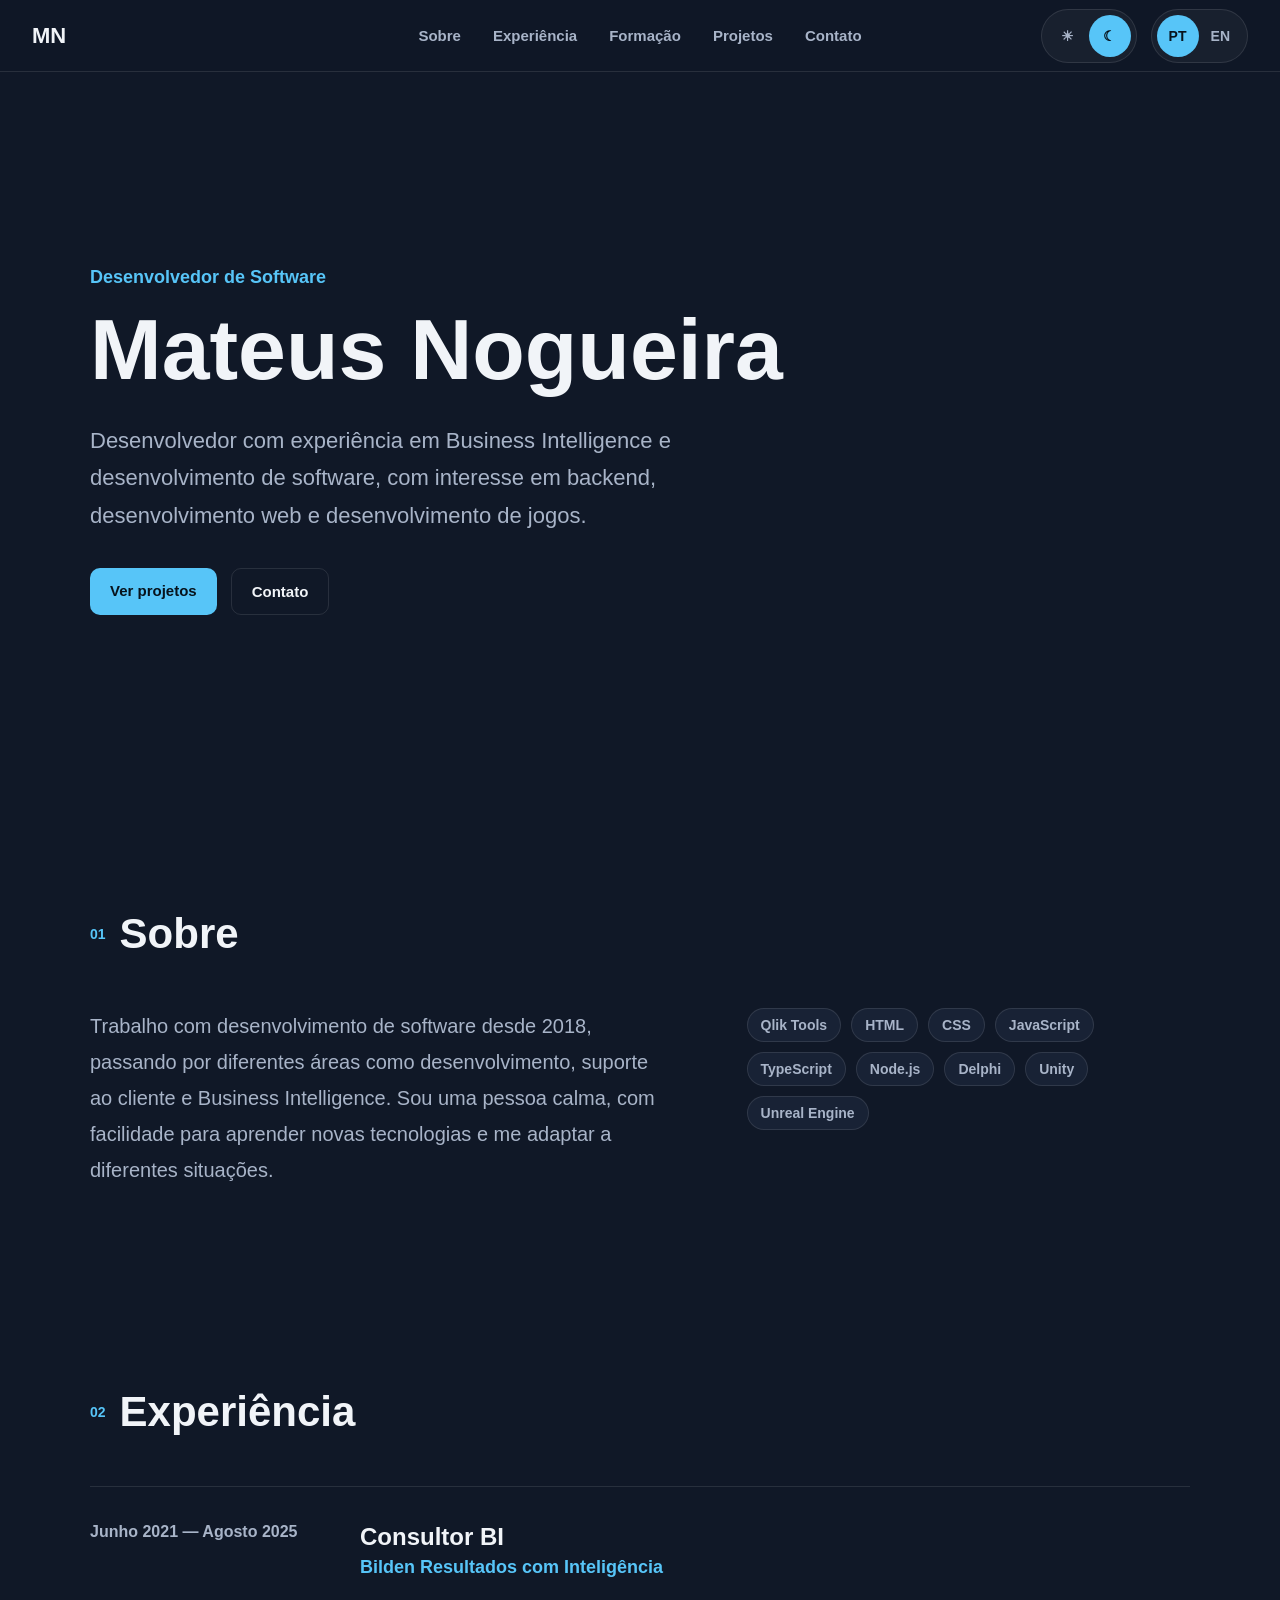
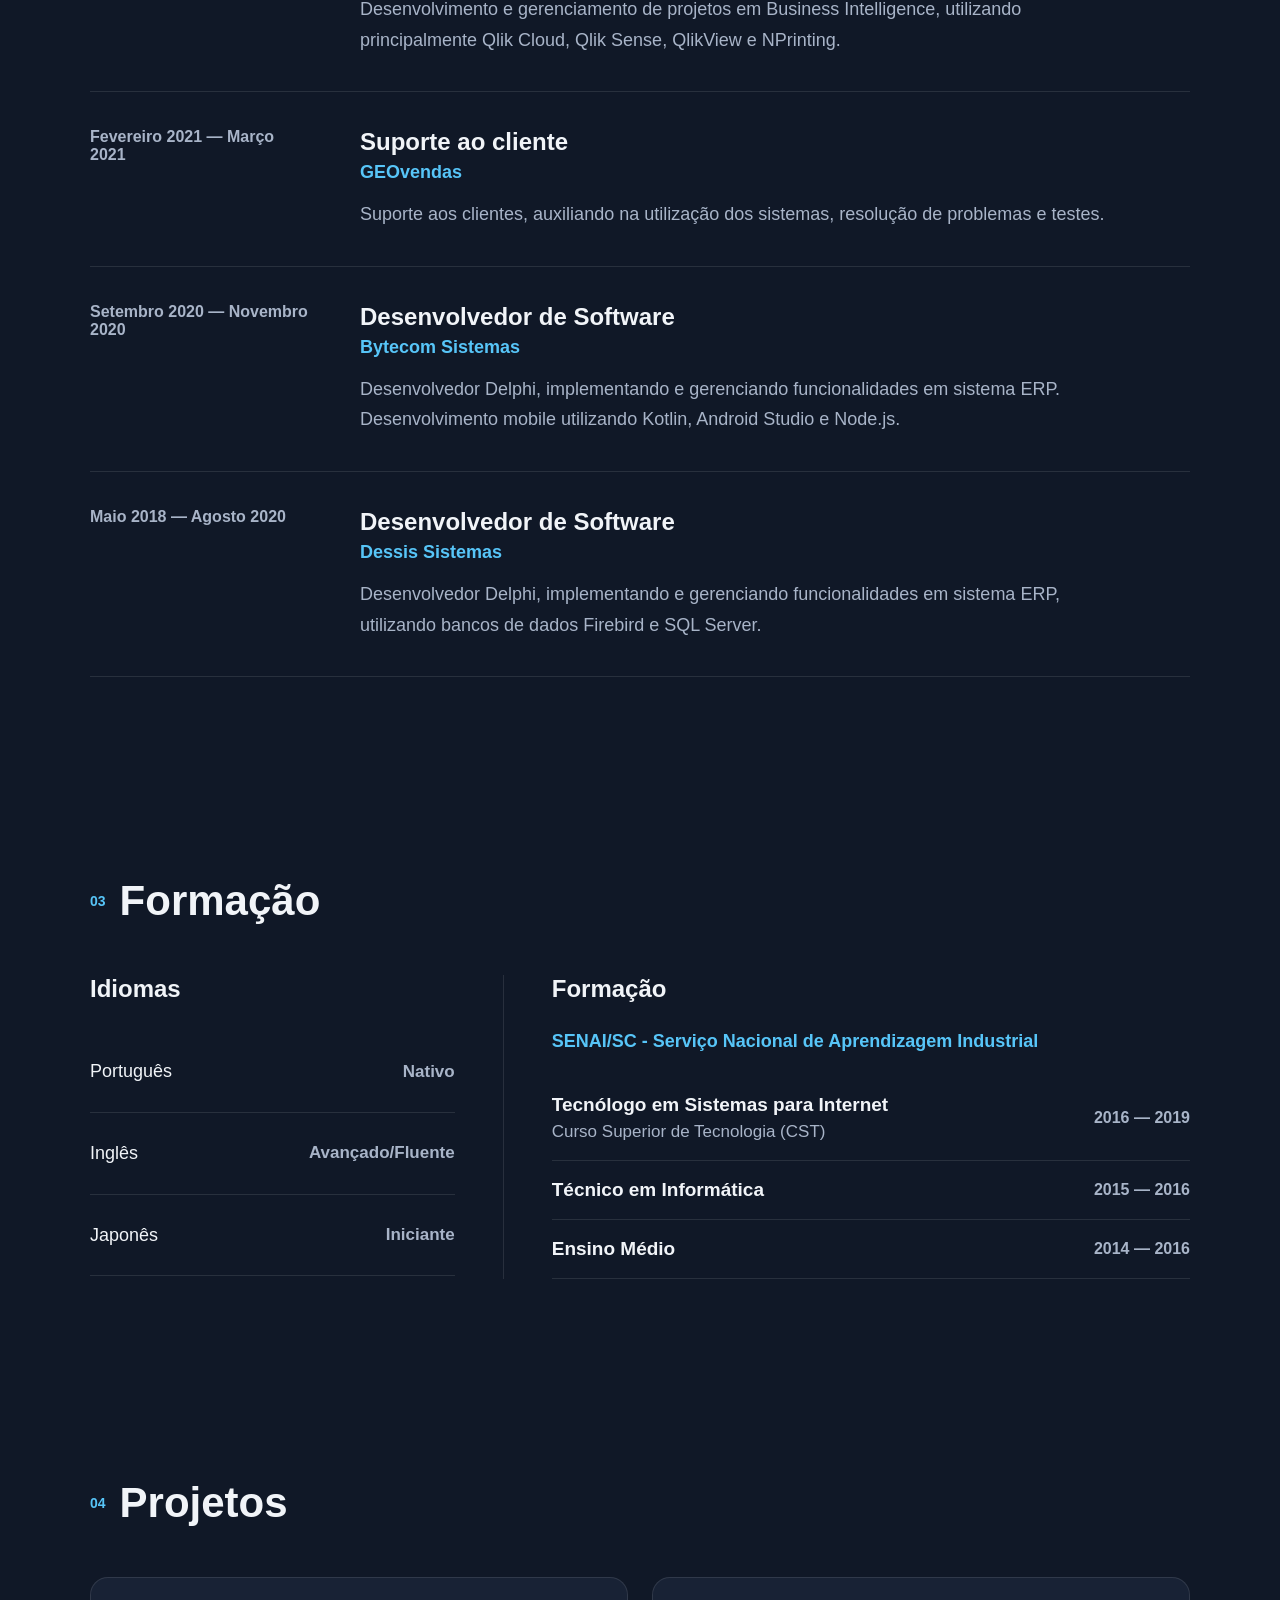
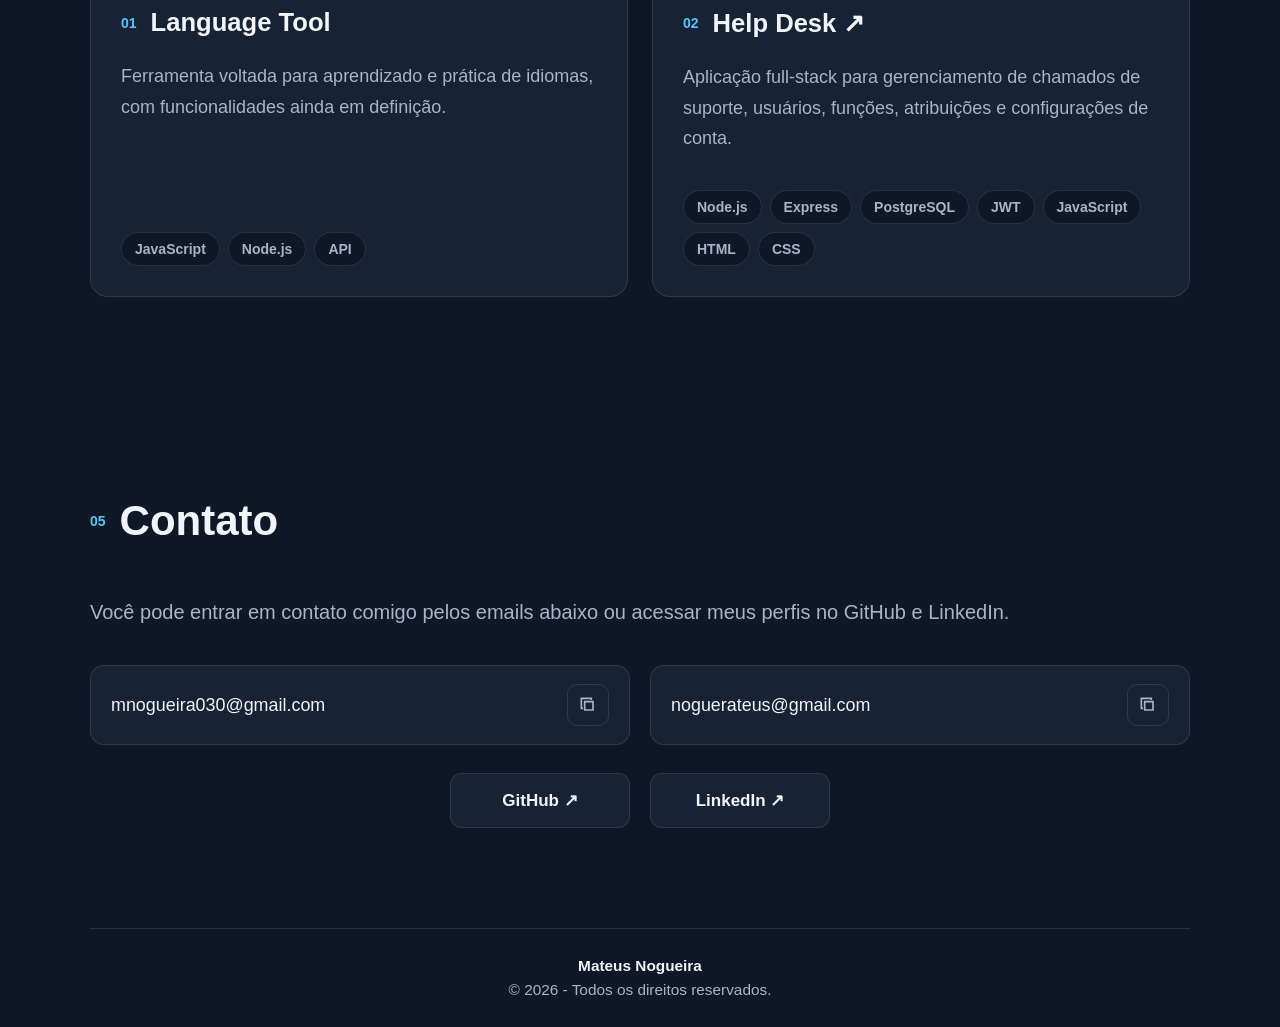
<file: index.html>
<!DOCTYPE html>
<html lang="pt-BR">
<head>
    <meta charset="UTF-8">
    <meta name="viewport" content="width=device-width, initial-scale=1.0">
    <link rel="stylesheet" href="css/main.css">
    <title data-i18n="site.title"></title>
</head>

<body>
    <header class="Header">
        <a class="Logo" href="#home">MN</a>

        <nav class="HeaderNav" aria-label="Navegação principal">
            <a href="#about" data-i18n="header.about"></a>
            <a href="#experience" data-i18n="header.experience"></a>
            <a href="#education" data-i18n="header.education"></a>
            <a href="#projects" data-i18n="header.projects"></a>
            <a href="#contact" data-i18n="header.contact"></a>
        </nav>

        <div class="HeaderControls">
            <div class="ControlGroup">
                <button type="button" class="ControlButton ThemeButton" data-theme="light" aria-label="Usar tema claro"> ☀ </button>
                <button type="button" class="ControlButton ThemeButton" data-theme="dark" aria-label="Usar tema escuro"> ☾ </button>
            </div>

            <div class="ControlGroup">
                <button type="button" class="ControlButton LanguageButton" data-language="ptbr"> PT </button>
                <button type="button" class="ControlButton LanguageButton" data-language="en"> EN </button>
            </div>

        </div>

    </header>

    <main>
        <section id="home" class="HeroSection">
            <p class="HeroRole" data-i18n="hero.role"></p>

            <h1>Mateus Nogueira</h1>

            <p class="HeroDescription" data-i18n="hero.description"></p>
            
            <div class="HeroActions">
                <a class="PrimaryButton" href="#projects" data-i18n="hero.projects"></a>
                <a class="SecondaryButton" href="#contact" data-i18n="hero.contact"></a>
            </div>

        </section>

        <section id="about" class="ContentSection">
            <div class="SectionTitle">
                <span>01</span>
                <h2 data-i18n="sections.about"></h2>
            </div>

            <div class="AboutContent">
                <p class="AboutDescription" data-i18n="about.description"></p>

                <div class="Technologies">
                    <span>Qlik Tools</span>
                    <span>HTML</span>
                    <span>CSS</span>
                    <span>JavaScript</span>
                    <span>TypeScript</span>
                    <span>Node.js</span>
                    <span>Delphi</span>
                    <span>Unity</span>
                    <span>Unreal Engine</span>
                </div>

            </div>

        </section>

        <section id="experience" class="ContentSection">
            <div class="SectionTitle">
                <span>02</span>
                <h2 data-i18n="sections.experience"></h2>
            </div>

            <div class="ExperienceList">
                <article class="ExperienceItem">
                    <div class="ExperiencePeriod">
                        <span data-i18n="experience.bilden.period"></span>
                    </div>

                    <div class="ExperienceContent">
                        <h3 data-i18n="experience.bilden.role"></h3>
                        <p class="ExperienceCompany" data-i18n="experience.bilden.company"></p>
                        <p class="ExperienceDescription" data-i18n="experience.bilden.description"></p>
                    </div>

                </article>

                <article class="ExperienceItem">
                    <div class="ExperiencePeriod">
                        <span data-i18n="experience.geovendas.period"></span>
                    </div>

                    <div class="ExperienceContent">
                        <h3 data-i18n="experience.geovendas.role"></h3>
                        <p class="ExperienceCompany" data-i18n="experience.geovendas.company"></p>
                        <p class="ExperienceDescription" data-i18n="experience.geovendas.description"></p>
                    </div>

                </article>

                <article class="ExperienceItem">
                    <div class="ExperiencePeriod">
                        <span data-i18n="experience.bytecom.period"></span>
                    </div>

                    <div class="ExperienceContent">
                        <h3 data-i18n="experience.bytecom.role"></h3>
                        <p class="ExperienceCompany" data-i18n="experience.bytecom.company"></p>
                        <p class="ExperienceDescription" data-i18n="experience.bytecom.description"></p>
                    </div>

                </article>

                <article class="ExperienceItem">
                    <div class="ExperiencePeriod">
                        <span data-i18n="experience.dessis.period"></span>
                    </div>

                    <div class="ExperienceContent">
                        <h3 data-i18n="experience.dessis.role"></h3>
                        <p class="ExperienceCompany" data-i18n="experience.dessis.company"></p>
                        <p class="ExperienceDescription" data-i18n="experience.dessis.description"></p>
                    </div>

                </article>

            </div>

        </section>

        <section id="education" class="ContentSection">
            <div class="SectionTitle">
                <span>03</span> 
                <h2 data-i18n="sections.education"></h2>
            </div>

            <div class="EducationGrid">
                <div class="LanguagesColumn">
                    <h3 data-i18n="education.languages.title"></h3>

                    <div class="LanguageRow">
                        <span data-i18n="education.languages.portuguese"></span>
                        <strong data-i18n="education.languages.native"></strong>
                    </div>

                    <div class="LanguageRow">
                        <span data-i18n="education.languages.english"></span>
                        <strong data-i18n="education.languages.fluent"></strong>
                    </div>

                    <div class="LanguageRow">
                        <span data-i18n="education.languages.japanese"></span>
                        <strong data-i18n="education.languages.beginner"></strong>
                    </div>

                </div>

                <div class="EducationSeparator"></div>

                <div class="StudiesColumn">
                    <h3 data-i18n="education.academic.title"></h3>
                    <p class="SchoolName">SENAI/SC - Serviço Nacional de Aprendizagem Industrial</p>

                    <div class="StudyRow">
                        <div>
                            <h4 data-i18n="education.academic.degree"></h4>
                            <p data-i18n="education.academic.degree.description"></p>
                        </div>
                        <span>2016 — 2019</span>
                    </div>

                    <div class="StudyRow">
                        <div>
                            <h4 data-i18n="education.academic.technical"></h4>
                        </div>
                        <span>2015 — 2016</span>
                    </div>

                    <div class="StudyRow">
                        <div>
                            <h4 data-i18n="education.academic.highschool"></h4>
                        </div>
                        <span>2014 — 2016</span>
                    </div>

                </div>

            </div>

        </section>

        <section id="projects" class="ContentSection">
            <div class="SectionTitle">
                <span>04</span>
                <h2 data-i18n="sections.projects"></h2>
            </div>

            <div class="ProjectsGrid">
                <article class="ProjectCard">
                    <div class="ProjectHeader">
                        <span class="ProjectNumber">01</span>
                        <h3>Language Tool</h3>
                    </div>

                    <p class="ProjectDescription" data-i18n="projects.languageTool.description"></p>

                    <div class="ProjectTags">
                        <span>JavaScript</span>
                        <span>Node.js</span>
                        <span>API</span>
                    </div>

                </article>

                <a class="ProjectCard ProjectCardLink" href="https://github.com/MateusNoguera/help-desk" target="_blank" rel="noopener noreferrer">
                    <div class="ProjectHeader">
                        <span class="ProjectNumber">02</span>
                        <h3>Help Desk ↗</h3>
                    </div>

                    <p class="ProjectDescription" data-i18n="projects.helpDesk.description"></p>

                    <div class="ProjectTags">
                        <span>Node.js</span>
                        <span>Express</span>
                        <span>PostgreSQL</span>
                        <span>JWT</span>
                        <span>JavaScript</span>
                        <span>HTML</span>
                        <span>CSS</span>
                    </div>

                </a>

            </div>

        </section>

        <section id="contact" class="ContentSection">
            <div class="SectionTitle">
                <span>05</span>
                <h2 data-i18n="sections.contact"></h2>
            </div>

            <p class="ContactDescription" data-i18n="contact.description"></p>

            <div class="ContactEmails">
                <div class="EmailCard">
                    <p class="EmailAddress">mnogueira030@gmail.com</p>

                    <button type="button" class="CopyButton" data-i18n-aria-label="contact.copyEmail" aria-label="Copiar email">
                        <svg class="CopyIcon" viewBox="0 0 24 24" aria-hidden="true">
                            <path d="M8 8h10v10H8z" fill="none" stroke="currentColor" stroke-width="2"></path>
                            <path d="M6 16H4V4h12v2" fill="none" stroke="currentColor" stroke-width="2"></path>
                        </svg>
                    </button>
                </div>

                <div class="EmailCard">
                    <p class="EmailAddress">noguerateus@gmail.com</p>

                    <button type="button" class="CopyButton" data-i18n-aria-label="contact.copyEmail" aria-label="Copiar email">
                        <svg class="CopyIcon" viewBox="0 0 24 24" aria-hidden="true">
                            <path d="M8 8h10v10H8z" fill="none" stroke="currentColor" stroke-width="2"></path>
                            <path d="M6 16H4V4h12v2" fill="none" stroke="currentColor" stroke-width="2"></path>
                        </svg>
                    </button>
                </div>
            </div>

            <div class="ContactLinks">
                <a class="ContactLinkCard" href="https://github.com/MateusNoguera" target="_blank" rel="noopener noreferrer">
                    GitHub ↗
                </a>

                <a class="ContactLinkCard" href="https://www.linkedin.com/in/mateus-nogueira-b3b5a614b/" target="_blank" rel="noopener noreferrer">
                    LinkedIn ↗
                </a>
            </div>
        </section>

    </main>

    <footer class="Footer">
        <p class="FooterName">Mateus Nogueira</p>
        <p data-i18n="footer.rights"></p>
    </footer>

    <script src="js/functions.js"></script>
</body>
</html>
</file>
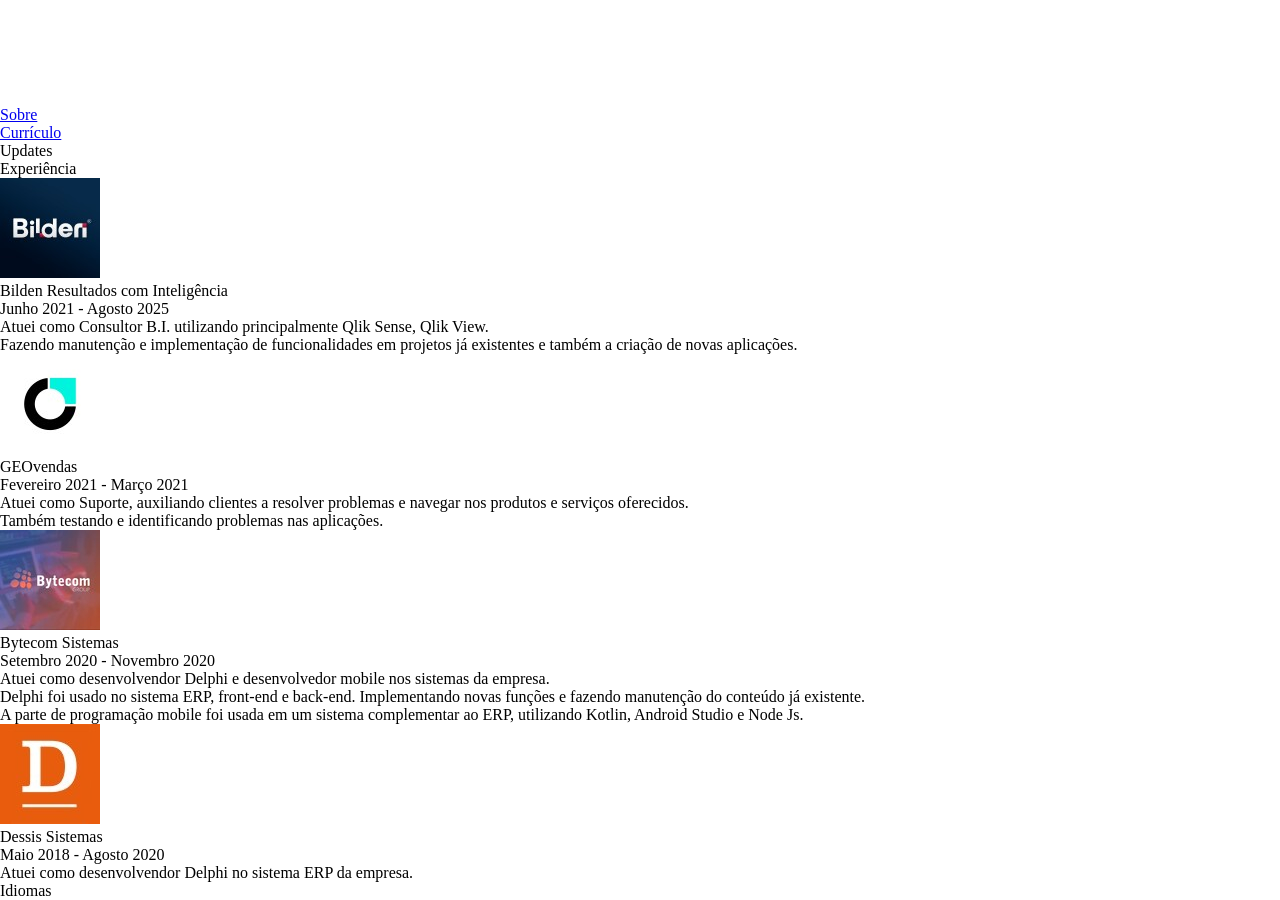
<file: Resume.html>
<!DOCTYPE html>
<html lang="en">
<head>
    <meta charset="UTF-8">
    <meta name="viewport" content="width=device-width, initial-scale=1.0">
    <link rel="stylesheet" href="src/css/Main.css">
    <title>Currículo</title>
</head>
<body class="ResumeBody">
    <div class="Site">
        <div class="stars"></div>
        <div class="shooting-star"></div>
        <div class="shooting-star"></div>
        <div class="shooting-star"></div>
        <div class="shooting-star"></div>
        <div class="shooting-star"></div>
        
        <header class="ResumeHeader">
            <div class="ResumeMenu">
                <!-- Somente em TESTES usar o nome do arquivo.HTML -->
                <!-- Em PRD usar ./ para o index e ./Nome para os demais -->
                <div class="IndexTxtMenu"> <a href="./"> Sobre </a> </div>
                <div class="IndexTxtMenu"> <a href="./Resume.html"> Currículo </a> </div>
                <div class="IndexTxtMenu"> <a> Updates </a> </div>
            </div>
        </header>

        <main class="ResumeMain">
            <div class="ResumeTitle-P"> <p> Experiência </p> </div>
            <div class="ResumeBildenContainer">
                <div class="ImageBilden"> <img src="images/BildenNegociosLogo.jpg" alt="Logo empresa Bilden"></div>
                <div class="TextBilden"> Bilden Resultados com Inteligência <br>
                    Junho 2021 - Agosto 2025
                </div>
            </div>
            <div class="InfoBildenContainer">
                <p> 
                    Atuei como Consultor B.I. utilizando principalmente Qlik Sense, Qlik View. <br>
                    Fazendo manutenção e implementação de funcionalidades em projetos já existentes e também a criação de novas aplicações.
                </p>
            </div>

            <div class="ResumeGEOvendasContainer">
                <div class="ImageGEOvendas"> <img src="images/GEOvendas.jpg" alt="Logo empresa IbTech"> </div>
                <div class="TextGEOvendas"> GEOvendas <br>
                    Fevereiro 2021 - Março 2021
                </div>
            </div>
            <div class="InfoGEOvendasContainer">
                <p>
                    Atuei como Suporte, auxiliando clientes a resolver problemas e navegar nos produtos e serviços oferecidos. <br>
                    Também testando e identificando problemas nas aplicações.
                </p>
            </div>

            <div class="ResumeBytecomContainer">
                <div class="ImageBytecom"> <img src="images/BytecomLogo.jpg" alt="Logo empresa Bytecom sistemas"> </div>
                <div class="TextBytecom"> Bytecom Sistemas <br>
                    Setembro 2020 - Novembro 2020
                </div>
            </div>
            <div class="InfoBytecomContainer">
                <p>
                    Atuei como desenvolvendor Delphi e desenvolvedor mobile nos sistemas da empresa. <br>
                    Delphi foi usado no sistema ERP, front-end e back-end. Implementando novas funções e fazendo manutenção do conteúdo já existente. <br>
                    A parte de programação mobile foi usada em um sistema complementar ao ERP, utilizando Kotlin, Android Studio e Node Js.
                </p>
            </div>

            <div class="ResumeDessisContainer">
                <div class="ImageDessis"> <img src="images/DessisLogo.jpg" alt="Logo empresa Dessis sistemas"> </div>
                <div class="TextDessis"> Dessis Sistemas <br>
                    Maio 2018 - Agosto 2020
                </div>
            </div>
            <div class="InfoDessisContainer">
                <p>
                    Atuei como desenvolvendor Delphi no sistema ERP da empresa. <br>
                </p>
            </div>

            <div class="ResumeTitle-P"> <p> Idiomas </p> </div>

        </main>

    </div>
</body>
</html>
</file>
<file: css/main.css>
:root {
    --background: #101827;
    --header-background: rgba(16, 24, 39, 0.9);

    --surface: #182235;
    --surface-hover: #1e2a40;

    --text: #f1f4f8;
    --text-secondary: #a8b4c8;

    --accent: #57c5f8;

    --border: rgba(255, 255, 255, 0.1);
    --control-background: rgba(255, 255, 255, 0.04);
}

:root[data-theme="light"] {
    --background: #f2f5f9;
    --header-background: rgba(242, 245, 249, 0.9);

    --surface: #ffffff;
    --surface-hover: #e9eef5;

    --text: #172033;
    --text-secondary: #5f6d82;

    --accent: #168bd0;

    --border: rgba(23, 32, 51, 0.12);
    --control-background: rgba(23, 32, 51, 0.04);
}

* {
    box-sizing: border-box;
    margin: 0;
    padding: 0;
}

html {
    scroll-behavior: smooth;
}

body {
    min-height: 100vh;
    color: var(--text);
    background: var(--background);
    font-family: Arial, Helvetica, sans-serif;
    transition:
        color 0.3s ease,
        background-color 0.3s ease;
}

.Header {
    position: fixed;
    top: 0;
    left: 0;
    z-index: 10;

    display: grid;
    grid-template-columns: 1fr auto 1fr;
    align-items: center;

    width: 100%;
    min-height: 72px;
    padding: 0 32px;

    background: var(--header-background);
    border-bottom: 1px solid var(--border);

    backdrop-filter: blur(14px);
}

.Logo {
    justify-self: start;

    color: var(--text);

    font-size: 22px;
    font-weight: 800;

    text-decoration: none;
}

.HeaderNav {
    display: flex;
    align-items: center;
    justify-content: center;

    gap: 32px;
}

.HeaderNav a {
    color: var(--text-secondary);

    font-size: 15px;
    font-weight: 600;

    text-decoration: none;

    transition: color 0.2s ease;
}

.HeaderNav a:hover {
    color: var(--accent);
}

.HeaderControls {
    justify-self: end;

    display: flex;
    align-items: center;

    gap: 14px;
}

.ControlGroup {
    display: flex;
    align-items: center;

    padding: 5px;

    background: var(--control-background);
    border: 1px solid var(--border);
    border-radius: 999px;
}

.ControlButton {
    display: flex;
    align-items: center;
    justify-content: center;

    min-width: 42px;
    height: 42px;
    padding: 0 12px;

    color: var(--text-secondary);
    background: transparent;

    border: none;
    border-radius: 999px;

    font-size: 14px;
    font-weight: 700;

    cursor: pointer;

    transition:
        color 0.2s ease,
        background-color 0.2s ease,
        transform 0.2s ease;
}

.ControlButton:hover {
    color: var(--accent);
    background: rgba(87, 197, 248, 0.1);
}

.ControlButton.IsActive {
    color: #07131c;
    background: var(--accent);
}

.ControlButton.IsActive:hover {
    color: #07131c;
    background: var(--accent);

    transform: scale(1.04);
}

main {
    padding-top: 72px;
}

.HeroSection {
    display: flex;
    flex-direction: column;
    justify-content: center;

    width: min(100% - 48px, 1100px);
    min-height: 82vh;

    margin: 0 auto;
}

.HeroRole {
    margin-bottom: 18px;

    color: var(--accent);

    font-size: clamp(16px, 1.5vw, 18px);
    font-weight: 700;
}

.HeroSection h1 {
    color: var(--text);

    font-size: clamp(48px, 7vw, 86px);
    font-weight: 800;
    line-height: 1;
}

.HeroDescription {
    max-width: 720px;

    margin-top: 30px;

    color: var(--text-secondary);

    font-size: clamp(18px, 2vw, 22px);
    line-height: 1.7;
}

.HeroActions {
    display: flex;

    gap: 14px;

    margin-top: 34px;
}

.PrimaryButton,
.SecondaryButton {
    padding: 14px 20px;

    border-radius: 10px;

    font-size: 15px;
    font-weight: 700;

    text-decoration: none;

    transition:
        border-color 0.2s ease,
        background-color 0.2s ease,
        transform 0.2s ease;
}

.PrimaryButton {
    color: #07131c;
    background: var(--accent);
}

.SecondaryButton {
    color: var(--text);

    background: transparent;
    border: 1px solid var(--border);
}

.PrimaryButton:hover,
.SecondaryButton:hover {
    transform: translateY(-3px);
}

.SecondaryButton:hover {
    border-color: var(--accent);
}

.ContentSection {
    width: min(100% - 48px, 1100px);

    margin: 0 auto;
    padding: 100px 0;

    scroll-margin-top: 90px;
}

.SectionTitle {
    display: flex;
    align-items: center;

    gap: 14px;

    margin-bottom: 50px;
}

.SectionTitle span {
    color: var(--accent);

    font-size: 14px;
    font-weight: 700;
}

.SectionTitle h2 {
    color: var(--text);

    font-size: clamp(30px, 4vw, 42px);
}

.AboutContent {
    display: grid;
    grid-template-columns: 1.3fr 1fr;

    gap: 80px;
}

.AboutDescription {
    color: var(--text-secondary);

    font-size: clamp(17px, 1.7vw, 20px);
    line-height: 1.8;
}

.Technologies {
    display: flex;
    align-content: flex-start;
    flex-wrap: wrap;

    gap: 10px;
}

.Technologies span {
    padding: 8px 13px;

    color: var(--text-secondary);
    background: var(--surface);

    border: 1px solid var(--border);
    border-radius: 999px;

    font-size: 14px;
    font-weight: 600;
}

.ExperienceList {
    border-top: 1px solid var(--border);
}

.ExperienceItem {
    display: grid;
    grid-template-columns: 220px 1fr;
    gap: 50px;
    padding: 36px 0;
    border-bottom: 1px solid var(--border);
}

.ExperiencePeriod {
    color: var(--text-secondary);
    font-size: clamp(14px, 1.3vw, 16px);
    font-weight: 600;
}

.ExperienceContent h3 {
    margin-bottom: 6px;
    color: var(--text);
    font-size: clamp(20px, 2vw, 24px);
    font-weight: 700;
}

.ExperienceCompany {
    margin-bottom: 16px;
    color: var(--accent);
    font-size: clamp(16px, 1.5vw, 18px);
    font-weight: 600;
}

.ExperienceDescription {
    max-width: 750px;
    color: var(--text-secondary);
    font-size: clamp(16px, 1.5vw, 18px);
    line-height: 1.7;
    white-space: pre-line;
}

.EducationGrid {
    display: grid;
    grid-template-columns: 0.8fr 1px 1.4fr;
    gap: 48px;
    align-items: start;
}

.LanguagesColumn h3,
.StudiesColumn h3 {
    margin-bottom: 28px;
    color: var(--text);
    font-size: clamp(20px, 2vw, 24px);
    font-weight: 700;
}

.LanguageRow {
    display: flex;
    align-items: center;
    justify-content: space-between;
    gap: 24px;
    min-height: 81.75px;
    padding: 18px 0;
    border-bottom: 1px solid var(--border);
}

.LanguageRow span {
    color: var(--text);
    font-size: clamp(16px, 1.5vw, 18px);
}

.LanguageRow strong {
    color: var(--text-secondary);
    font-size: clamp(15px, 1.4vw, 17px);
    font-weight: 600;
}

.EducationSeparator {
    width: 1px;
    height: 100%;
    background: var(--border);
}

.SchoolName {
    margin-bottom: 24px;
    color: var(--accent);
    font-size: clamp(16px, 1.5vw, 18px);
    font-weight: 600;
}

.StudyRow {
    display: flex;
    align-items: center;
    justify-content: space-between;
    gap: 24px;
    padding: 18px 0;
    border-bottom: 1px solid var(--border);
}

.StudyRow h4 {
    color: var(--text);
    font-size: clamp(17px, 1.6vw, 19px);
    font-weight: 600;
}

.StudyRow p {
    margin-top: 6px;
    color: var(--text-secondary);
    font-size: clamp(15px, 1.4vw, 17px);
}

.StudyRow > span {
    flex-shrink: 0;
    color: var(--text-secondary);
    font-size: clamp(14px, 1.3vw, 16px);
    font-weight: 600;
}

.ProjectsGrid {
    display: grid;
    grid-template-columns: repeat(2, minmax(0, 1fr));
    gap: 24px;
}

.ProjectCard {
    display: flex;
    flex-direction: column;
    min-height: 320px;
    padding: 30px;
    color: var(--text);
    background: var(--surface);
    border: 1px solid var(--border);
    border-radius: 18px;
    text-decoration: none;
    transition:
        background-color 0.2s ease,
        border-color 0.2s ease,
        transform 0.2s ease;
}

.ProjectCardLink {
    cursor: pointer;
}

.ProjectCardLink:hover {
    background: var(--surface-hover);
    border-color: var(--accent);
    transform: translateY(-5px);
}

.ProjectHeader {
    display: flex;
    align-items: center;
    gap: 14px;
}

.ProjectNumber {
    color: var(--accent);
    font-size: 14px;
    font-weight: 700;
}

.ProjectHeader h3 {
    color: var(--text);
    font-size: clamp(22px, 2vw, 28px);
    font-weight: 700;
}

.ProjectDescription {
    margin-top: 24px;
    color: var(--text-secondary);
    font-size: clamp(16px, 1.5vw, 18px);
    line-height: 1.7;
}

.ProjectTags {
    display: flex;
    flex-wrap: wrap;
    gap: 8px;
    margin-top: auto;
    padding-top: 30px;
}

.ProjectTags span {
    padding: 8px 13px;
    color: var(--text-secondary);
    background: var(--background);
    border: 1px solid var(--border);
    border-radius: 999px;
    font-size: 14px;
    font-weight: 600;
}

.ContactDescription {
    max-width: 925px;
    margin-bottom: 36px;
    color: var(--text-secondary);
    font-size: clamp(17px, 1.6vw, 20px);
    line-height: 1.7;
}

.ContactEmails {
    display: grid;
    grid-template-columns: repeat(2, minmax(0, 1fr));
    gap: 20px;
}

.EmailCard {
    display: flex;
    align-items: center;
    justify-content: space-between;
    gap: 20px;
    padding: 18px 20px;
    background: var(--surface);
    border: 1px solid var(--border);
    border-radius: 14px;
}

.EmailAddress {
    color: var(--text);
    font-size: clamp(16px, 1.4vw, 18px);
    overflow-wrap: anywhere;
}

.CopyButton {
    display: flex;
    align-items: center;
    justify-content: center;
    flex-shrink: 0;
    width: 42px;
    height: 42px;
    color: var(--text-secondary);
    background: transparent;
    border: 1px solid var(--border);
    border-radius: 10px;
    cursor: pointer;
    transition:
        color 0.2s ease,
        background-color 0.2s ease,
        border-color 0.2s ease,
        transform 0.2s ease;
}

.CopyButton:hover {
    color: var(--accent);
    border-color: var(--accent);
    transform: translateY(-2px);
}

.CopyButton.IsCopied {
    color: #ffffff;
    background: #2e9d63;
    border-color: #2e9d63;
}

.CopyIcon {
    width: 20px;
    height: 20px;
}

.ContactLinks {
    display: flex;
    justify-content: center;
    gap: 20px;
    margin-top: 28px;
}

.ContactLinkCard {
    min-width: 180px;
    padding: 16px 24px;
    color: var(--text);
    background: var(--surface);
    border: 1px solid var(--border);
    border-radius: 12px;
    font-size: 17px;
    font-weight: 700;
    text-align: center;
    text-decoration: none;
    transition:
        color 0.2s ease,
        border-color 0.2s ease,
        background-color 0.2s ease,
        transform 0.2s ease;
}

.ContactLinkCard:hover {
    color: var(--accent);
    background: var(--surface-hover);
    border-color: var(--accent);
    transform: translateY(-3px);
}

.Footer {
    width: min(100% - 48px, 1100px);
    margin: 0 auto;
    padding: 28px 0;
    color: var(--text-secondary);
    border-top: 1px solid var(--border);
    text-align: center;
}

.FooterName {
    margin-bottom: 6px;
    color: var(--text);
    font-size: clamp(17px, 1.5vw, 20px);
    font-weight: 700;
}

.Footer p {
    font-size: clamp(14px, 1.2vw, 16px);
}

.CopyButton svg {
    width: 20px;
    height: 20px;
}

@media (max-width: 900px) {
    .Header {
        grid-template-columns: 1fr auto;
        padding: 12px 20px;
    }

    .HeaderNav {
        display: none;
    }

    .HeaderControls {
        grid-column: 2;
    }

    .HeroSection {
        min-height: 75vh;
    }

    .AboutContent {
        grid-template-columns: 1fr;
        gap: 40px;
    }

    .ExperienceItem {
        grid-template-columns: 1fr;
        gap: 12px;
    }

    .EducationGrid {
        grid-template-columns: 1fr;
        gap: 48px;
    }

    .EducationSeparator {
        width: 100%;
        height: 1px;
    }

    .EducationSeparator {
        display: none;
    }

    .ProjectsGrid {
        grid-template-columns: 1fr;
    }

    .ContactEmails {
        grid-template-columns: 1fr;
    }
}

@media (max-width: 560px) {
    .Header {
        padding: 12px 16px;
    }

    .Logo {
        font-size: 20px;
    }

    .HeaderControls {
        gap: 8px;
    }

    .ControlButton {
        min-width: 38px;
        height: 38px;
        padding: 0 10px;
    }

    .HeroSection,
    .ContentSection {
        width: min(100% - 32px, 1100px);
    }

    .HeroSection {
        min-height: 72vh;
    }

    .HeroSection h1 {
        font-size: 46px;
    }

    .HeroActions {
        flex-direction: column;
    }

    .PrimaryButton,
    .SecondaryButton {
        text-align: center;
    }

    .ContentSection {
        padding: 70px 0;
    }

    .LanguageRow,
    .StudyRow {
        align-items: flex-start;
        flex-direction: column;
        gap: 6px;
    }

    .ProjectCard {
        min-height: 280px;
        padding: 24px;
    }

    .ContactLinks {
        flex-direction: column;
    }

    .ContactLinkCard {
        width: 100%;
    }
}
</file>
<file: src/css/Main.css>
html {
    scroll-behavior: smooth;
}

* {
    box-sizing: border-box;
    border: 0;
    padding: 0;
    margin: 0;
}

.SiteBody {
    min-height: 100vh;
    background: linear-gradient(to bottom, #0b0b2b, #1b2735 70%, #090a0f);
    background-attachment: fixed;
    overflow-x: hidden;
}

.Site {
    position: relative;
    min-height: 100dvh;
    display: grid;
    grid-template-rows: auto 1fr auto;
    grid-template-columns: minmax(0, 1fr);
}

.Header,
.IndexMain,
.Footer {
    position: relative;
    z-index: 1;
}

.Stars,
.ShootingStar {
    z-index: 0;
    pointer-events: none;
}

.Stars {
    position: fixed;
    width: 1px;
    height: 1px;
    inset: 0;
    background: #fff;
    z-index: 0;
    pointer-events: none;
    box-shadow: 2vw 5vh 2px #fff, 10vw 8vh 2px #fff, 15vw 15vh 1px #fff,
        22vw 22vh 1px #fff, 28vw 12vh 2px #fff, 32vw 32vh 1px #fff,
        38vw 18vh 2px #fff, 42vw 35vh 1px #fff, 48vw 25vh 2px #fff,
        53vw 42vh 1px #fff, 58vw 15vh 2px #fff, 63vw 38vh 1px #fff,
        68vw 28vh 2px #fff, 73vw 45vh 1px #fff, 78vw 32vh 2px #fff,
        83vw 48vh 1px #fff, 88vw 20vh 2px #fff, 93vw 52vh 1px #fff,
        98vw 35vh 2px #fff, 5vw 60vh 1px #fff, 12vw 65vh 2px #fff,
        18vw 72vh 1px #fff, 25vw 78vh 2px #fff, 30vw 85vh 1px #fff,
        35vw 68vh 2px #fff, 40vw 82vh 1px #fff, 45vw 92vh 2px #fff,
        50vw 75vh 1px #fff, 55vw 88vh 2px #fff, 60vw 95vh 1px #fff,
        65vw 72vh 2px #fff, 70vw 85vh 1px #fff, 75vw 78vh 2px #fff,
        80vw 92vh 1px #fff, 85vw 82vh 2px #fff, 90vw 88vh 1px #fff,
        95vw 75vh 2px #fff;
    animation: twinkle 8s infinite linear;
    transform: translate(var(--starsx, 0), var(--starsy, 0));
    transition: transform 0.15s linear;
}

.ShootingStar {
    position: fixed;
    width: 100px;
    height: 2px;
    background: linear-gradient(90deg, #fff, transparent);
    animation: shoot 3s infinite ease-in;
    z-index: 0;
    pointer-events: none;
}

.StarOne {
    top: 10%;
    left: -100px;
    animation-delay: 0s;
}

.StarTwo {
    top: 25%;
    left: -100px;
    animation-delay: 1s;
}

.StarThree {
    top: 40%;
    left: -100px;
    animation-delay: 2s;
}

.StarFour {
    top: 55%;
    left: -100px;
    animation-delay: 3s;
}

.StarFive {
    top: 70%;
    left: -100px;
    animation-delay: 4s;
}

@keyframes twinkle {

    0%,
    100% {
        opacity: 0.8;
    }

    50% {
        opacity: 0.4;
    }
}

@keyframes shoot {
    0% {
        transform: translateX(0) translateY(0) rotate(25deg);
        opacity: 1;
    }

    100% {
        transform: translateX(120vw) translateY(50vh) rotate(25deg);
        opacity: 0;
    }
}

.Stars::after {
    content: "";
    position: absolute;
    width: 1px;
    height: 1px;
    background: #fff;
    box-shadow: 8vw 12vh 2px #fff, 16vw 18vh 1px #fff, 24vw 25vh 2px #fff,
        33vw 15vh 1px #fff, 41vw 28vh 2px #fff, 49vw 35vh 1px #fff,
        57vw 22vh 2px #fff, 65vw 42vh 1px #fff, 73vw 28vh 2px #fff,
        81vw 48vh 1px #fff, 89vw 32vh 2px #fff, 97vw 45vh 1px #fff,
        3vw 68vh 2px #fff, 11vw 75vh 1px #fff, 19vw 82vh 2px #fff,
        27vw 88vh 1px #fff, 35vw 72vh 2px #fff, 43vw 85vh 1px #fff,
        51vw 92vh 2px #fff, 59vw 78vh 1px #fff;
    animation: twinkle 6s infinite linear reverse;
}

.Header {
    position: fixed;
    z-index: 10;
    display: grid;
    grid-template-columns: 1fr auto 1fr;
    align-items: center;
    width: 100%;
    padding: 16px 32px;
    box-sizing: border-box;
    background: rgba(5, 5, 20, 0.10);
    backdrop-filter: blur(10px);
    border-bottom: 1px solid rgba(255, 255, 255, 0.08);
    transition:
        background-color 0.3s ease,
        backdrop-filter 0.3s ease;
}

.HeaderScrolled {
    background-color: rgba(5, 5, 20, 0.70);
}

section {
    scroll-margin-top: 120px;
}

.MenuNav {
    display: flex;
    gap: 32px;
    justify-self: center;
}

.MenuNavLink {
    position: relative;
    color: #fff;
    text-decoration: none;
    font-size: 25px;
    font-weight: bold;
    transition:
        color 0.3s ease,
        transform 0.3s ease,
        text-shadow 0.3s ease;
}

.MenuNavLink.ActivePage::after {
    transform: scaleX(1);
}

.MenuNavLink::after {
    position: absolute;
    content: "";
    left: 0;
    bottom: -6px;
    width: 100%;
    height: 2px;
    background: linear-gradient(90deg, #4facfe, #00f2fe);
    box-shadow: 0 0 8px #4facfecc,
                0 0 14px #00f2fe80;
    border-radius: 999px;
    transform: scaleX(0);
    transform-origin: center;
    transition: transform 0.3s ease;
}

.MenuNavLink:hover {
    transform: translateY(-2px);
    text-shadow: 0 0 8px #ffffff80,
        0 0 14px #4facfe66;
}

.MenuNavLink:hover::after {
    transform: scaleX(1);
}

.MenuLanguageButtons {
    justify-self: end;
    display: flex;
    align-items: center;
    background: rgba(255, 255, 255, 0.06);
    border: 1px solid rgba(255, 255, 255, 0.12);
    border-radius: 12px;
    overflow: hidden;
}

.MenuHeaderLogo {
    width: 48px;
    height: 48px;
    object-fit: contain;
    justify-self: start;
    border-radius: 10px;
    border: 1px solid rgba(79, 172, 254, 0.5);
    box-shadow: 0 0 8px rgba(79, 172, 254, 0.4),
                0 0 16px rgba(0, 242, 254, 0.2);
}

.LanguageButton {
    display: flex;
    align-items: center;
    justify-content: center;
    width: 80px;
    height: 54px;
    background: transparent;
    cursor: pointer;
    transition: background-color 0.2s ease;
}

.LanguageButton:first-child {
    border-right: 1px solid rgba(255, 255, 255, 0.12);
    border-radius: 11px 0 0 11px;
}

.LanguageButton:last-child {
    border-radius: 0 11px 11px 0;
}

.LanguageButton:hover {
    background: rgba(255, 255, 255, 0.08);
}

.LanguageButton:active {
    transform: scale(0.92);
}

.LanguageButton img {
    height: 42px;
    width: 50px;
    object-fit: cover;
    border-radius: 4px;
}

.LanguageButton:hover img {
    filter: brightness(1.25);
}

.LanguageButton.ActiveLanguage {
    background: rgba(255, 255, 255, 0.14);
}

.IndexMain {
    position: relative;
    z-index: 1;
    min-height: 100vh;
    display: flex;
    flex-direction: column;
    align-items: center;
    padding: 130px 24px 80px;
}

.AboutSection {
    width: min(100%, 1400px);
    text-align: center;
}

.AboutDevName {
    color: #fff;
    font-size: clamp(32px, 4vw, 48px);
    font-weight: bold;
    margin-bottom: 24px;
}

.AboutDevDescription {
    color: #fff;
    font-size: clamp(22px, 2vw, 26px);
    line-height: 1.7;
    margin: 0 auto;
    white-space: pre-line;
}

.MainTechContainer {
    margin-top: 70px;
}

.TechSectionTitle {
    color: #fff;
    font-size: clamp(24px, 2vw, 32px);
    margin-bottom: 28px;
}

.TechContainer {
    display: flex;
    flex-wrap: wrap;
    justify-content: center;
    gap: 20px;
    width: 100%;
}

.TechCard {
    display: flex;
    flex-direction: column;
    justify-content: center;
    align-items: center;
    width: 165px;
    gap: 18px;
    min-height: 190px;
    padding: 20px;
    border-radius: 28px;
    background: rgba(255, 255, 255, 0.05);
    border: 1px solid rgba(255, 255, 255, 0.08);
    backdrop-filter: blur(12px);
    transition:
        transform 0.25s ease,
        background-color 0.25s ease,
        border-color 0.25s ease,
        box-shadow 0.25s ease;
}

.TechImage {
    width: 95px;
    height: 95px;
    object-fit: contain;
}

.TechImageQlik {
    width: 115px;
    height: 115px;
    object-fit: contain;
}

.TechCard i {
    font-size: 65px;
}

.TechCard span {
    color: #fff;
    font-size: clamp(22px, 1.2vw, 26px);
    font-weight: bold;
}

.TechCard:hover {
    transform: translateY(-8px);
    background: rgba(255, 255, 255, 0.08);
}

.TechCardHtml:hover {
    border-color: #ff5722;
    box-shadow: 0 0 25px rgba(255, 87, 34, 0.35);
}

.TechCardCss:hover {
    border-color: #38bdf8;
    box-shadow: 0 0 25px rgba(56,189,248,0.35);
}

.TechCardJavascript:hover {
    border-color: #facc15;
    box-shadow: 0 0 25px rgba(250,204,21,0.35);
}

.TechCardGit:hover {
    border-color: #f97316;
    box-shadow: 0 0 25px rgba(249,115,22,0.35);
}

.TechCardGray:hover {
    border-color: #e4e4e7;
    box-shadow: 0 0 25px rgba(228,228,231,0.35);
}

.TechCardPurple:hover {
    border-color: #9333ea;
    box-shadow: 0 0 25px rgba(147,51,234,0.42);
}

.TechCardGreen:hover {
    border-color: #22c55e;
    box-shadow: 0 0 25px rgba(34,197,94,0.35);
}

.TechCardGold:hover {
    border-color: #eab308;
    box-shadow: 0 0 32px rgba(234,179,8,0.40);
}

.ExperienceSection {
    width: min(100%, 1400px);
    margin-top: 80px;
}

.SectionTitle {
    color: #fff;
    font-size: clamp(28px, 4vw, 42px);
    text-align: center;
    margin-bottom: 48px;
}

.SectionCard {
    display: grid;
    grid-template-columns: 1fr 1px 1fr;
    gap: 0 28px;
    align-items: center;
    margin-bottom: 48px;
    padding: 24px 0;
}

.SectionCardTop {
    display: flex;
    align-items: center;
    gap: 24px;
}

.SectionDivider {
    background: rgba(255, 255, 255, 0.15);
    align-self: stretch;
    width: 1px;
}

.ExperienceLogo {
    width: 110px;
    height: 110px;
    object-fit: cover;
}

.SectionHeader {
    color: #fff;
    text-align: left;
}

.SectionHeader h3 {
    font-size: clamp(22px, 2.5vw, 30px);
}

.SectionHeader p {
    font-size: clamp(18px, 2vw, 24px);
}

.SectionDescription {
    color: #fff;
    font-size: clamp(18px, 2vw, 24px);
    line-height: 1.5;
    text-align: left;
    white-space: pre-line;
}

.LanguagesSection {
    width: min(100%, 1400px);
    margin-top: 80px;
}

.LanguageLogo {
    width: 110px;
    height: 77px;
    object-fit: cover;
}

.EducationSection {
    width: min(100%, 1400px);
    margin-top: 80px;
}

.ProjectsSection {
    width: min(100%, 1400px);
    margin-top: 80px;
}

.ProjectsContainer {
    display: grid;
    grid-template-columns: repeat(auto-fit, minmax(320px, 1fr));
    gap: 32px;
    margin-top: 42px;
}

.ProjectsCard {
    position: relative;
    overflow: hidden;
    min-height: 260px;
    padding: 32px;
    border-radius: 28px;
    text-decoration: none;
    color: #fff;
    background: rgba(255,255,255,0.04);
    border: 1px solid rgba(255,255,255,0.08);
    backdrop-filter: blur(12px);
    transition:
        transform 0.28s ease,
        border-color 0.28s ease,
        box-shadow 0.28s ease,
        background-color 0.28s ease;
}

.ProjectsCard:hover {
    transform: translateY(-8px);
    border-color: rgba(80,180,255,0.35);
    background: rgba(255,255,255,0.06);
    box-shadow: 0 0 28px rgba(80,180,255,0.14);
}

.ProjectBlur {
    position: absolute;
    inset: 0;
    background:
        radial-gradient(
            circle at top right,
            rgba(80,180,255,0.14),
            transparent 45%
        );
    pointer-events: none;
}

.ProjectContent {
    position: relative;
    z-index: 1;
}

.ProjectTitle {
    font-size: clamp(28px, 2vw, 34px);
    margin-bottom: 18px;
}

.ProjectDescription {
    font-size: clamp(18px, 1.5vw, 22px);
    line-height: 1.6;
    opacity: 0.9;
    margin-bottom: 28px;
}

.ProjectTags {
    display: flex;
    flex-wrap: wrap;
    gap: 12px;
}

.ProjectTags span {
    padding: 8px 14px;
    border-radius: 999px;
    font-size: 15px;
    background: rgba(255,255,255,0.06);
    border: 1px solid rgba(255,255,255,0.08);
}

.ContactSection {
    width: min(100%, 1400px);
    margin-top: 80px;
}

.ContactContainer {
    display: flex;
    flex-direction: column;
    align-items: center;
    gap: 40px;
}

.ContactIcon {
    font-size: 42px;
    width: 50px;
    display: flex;
    justify-content: center;
}

.SocialContainer {
    display: flex;
    gap: 40px;
}

.SocialButton {
    display: flex;
    justify-content: center;
    align-items: center;
    width: 110px;
    height: 110px;
    border-radius: 50%;
    background: #fff;
    color: #262626;
    text-decoration: none;
    position: relative;
    overflow: hidden;
    border: 2px solid #fff;
    z-index: 1;
}

.SocialIcon {
    position: relative;
    font-size: 52px;
    color: #262626;
    transition: 0.5s;
    z-index: 3;
}

.SocialButton:hover .SocialIcon {
    color: #fff;
    transform: rotateY(360deg);
}

.SocialButton::before {
    content: "";
    position: absolute;
    top: 100%;
    left: 0;
    width: 100%;
    height: 100%;
    transition: 0.5s;
    z-index: 2;
}

.SocialButton:hover::before {
    top: 0;
}

.SocialButtonLinkedIn::before {
    background: #0f70d3;
}

.SocialButtonGithub::before {
    background: #0f0f0f;
}

.FadeUp {
    opacity: 0;
    transform: translateY(30px);
    animation: fadeUp 1s ease forwards;
}

@keyframes fadeUp {
    to {
        opacity: 1;
        transform: translateY(0);
    }
}

.Reveal {
    opacity: 0;
    transform: translateY(40px);
    transition:
        opacity 0.8s ease,
        transform 0.8s ease;
}

.ActiveReveal {
    opacity: 1;
    transform: translateY(0);
}

.Footer {
    text-align: center;
    padding: 32px 24px;
    border-top: 1px solid rgba(255, 255, 255, 0.06);
    display: flex;
    flex-direction: column;
    gap: 6px;
}

.FooterName {
    color: rgba(255, 255, 255, 0.7);
    font-size: 18px;
    font-weight: bold;
}

.FooterCopyright {
    color: rgba(255, 255, 255, 0.7);
    font-size: 18px;
}

@media (max-width: 768px) {

    .Header {
        position: fixed;
        display: flex;
        flex-direction: column;
        justify-content: center;
        align-items: center;
        gap: 18px;
        padding: 18px 16px;
    }

    .MenuNav {
        position: static;
        left: auto;
        transform: none;
        display: flex;
        flex-wrap: wrap;
        justify-content: center;
        align-items: center;
        gap: 20px;
    }

    .MenuNavLink {
        font-size: 18px;
    }

    .MenuLanguageButtons {
        justify-self: end;
        display: flex;
        align-items: center;
        background: rgba(255, 255, 255, 0.06);
        border: 1px solid rgba(255, 255, 255, 0.08);
        border-radius: 12px;
    }

    .LanguageButton {
        flex: 1;
    }

    .MenuHeaderLogo {
        display: none;
    }

    .IndexMain {
        padding-top: 240px;
    }

    .SectionCard {
        grid-template-columns: 1fr;
        gap: 16px;
    }

    .SectionDivider {
        display: none;
    }

    .SectionCardTop {
        justify-content: center;
    }

    .SectionHeader {
        text-align: left;
    }

    .SectionDescription {
        text-align: center;
    }

    .SocialButton {
        width: 80px;
        height: 80px;
    }

    .ContactIcon {
        font-size: 32px;
        min-width: 36px;
    }

    .CopyButton {
        font-size: 24px;
        min-width: 30px;
    }
}
</file>
